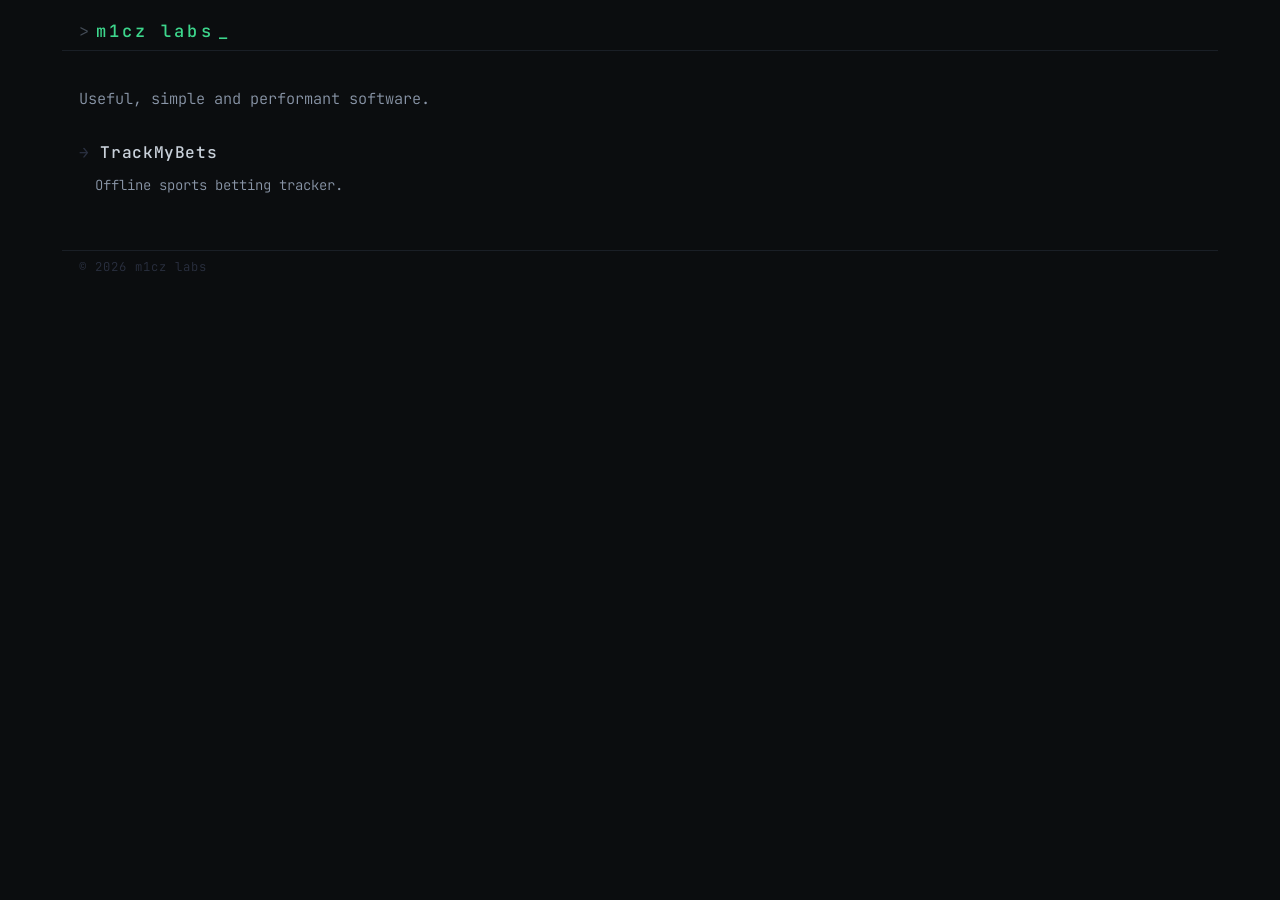
<file: index.html>
<!doctype html>
<html lang="en">
    <head>
        <meta charset="utf-8" />
        <meta http-equiv="X-UA-Compatible" content="IE=edge" />
        <meta name="viewport" content="width=device-width, initial-scale=1" />
        <meta name="description" content="m1cz labs" />
        <meta name="author" content="m1cz labs" />

        <title>m1cz labs</title>

        <link rel="icon" href="/favicon.ico" />

        <link rel="stylesheet" href="reset.css" />
        <link rel="stylesheet" href="theme.css" />
        <script src="components/site-header.js" defer></script>
        <script src="components/site-footer.js" defer></script>
    </head>

    <body>
        <site-header></site-header>

        <main class="container" role="main">
            <p>
                Useful, simple and performant software.
            </p>

            <ul>
                <li>
                    <a href="./trackmybets/">TrackMyBets</a>
                    <p>Offline sports betting tracker.</p>
                </li>
            </ul>
        </main>

        <site-footer></site-footer>
    </body>
</html>
</file>
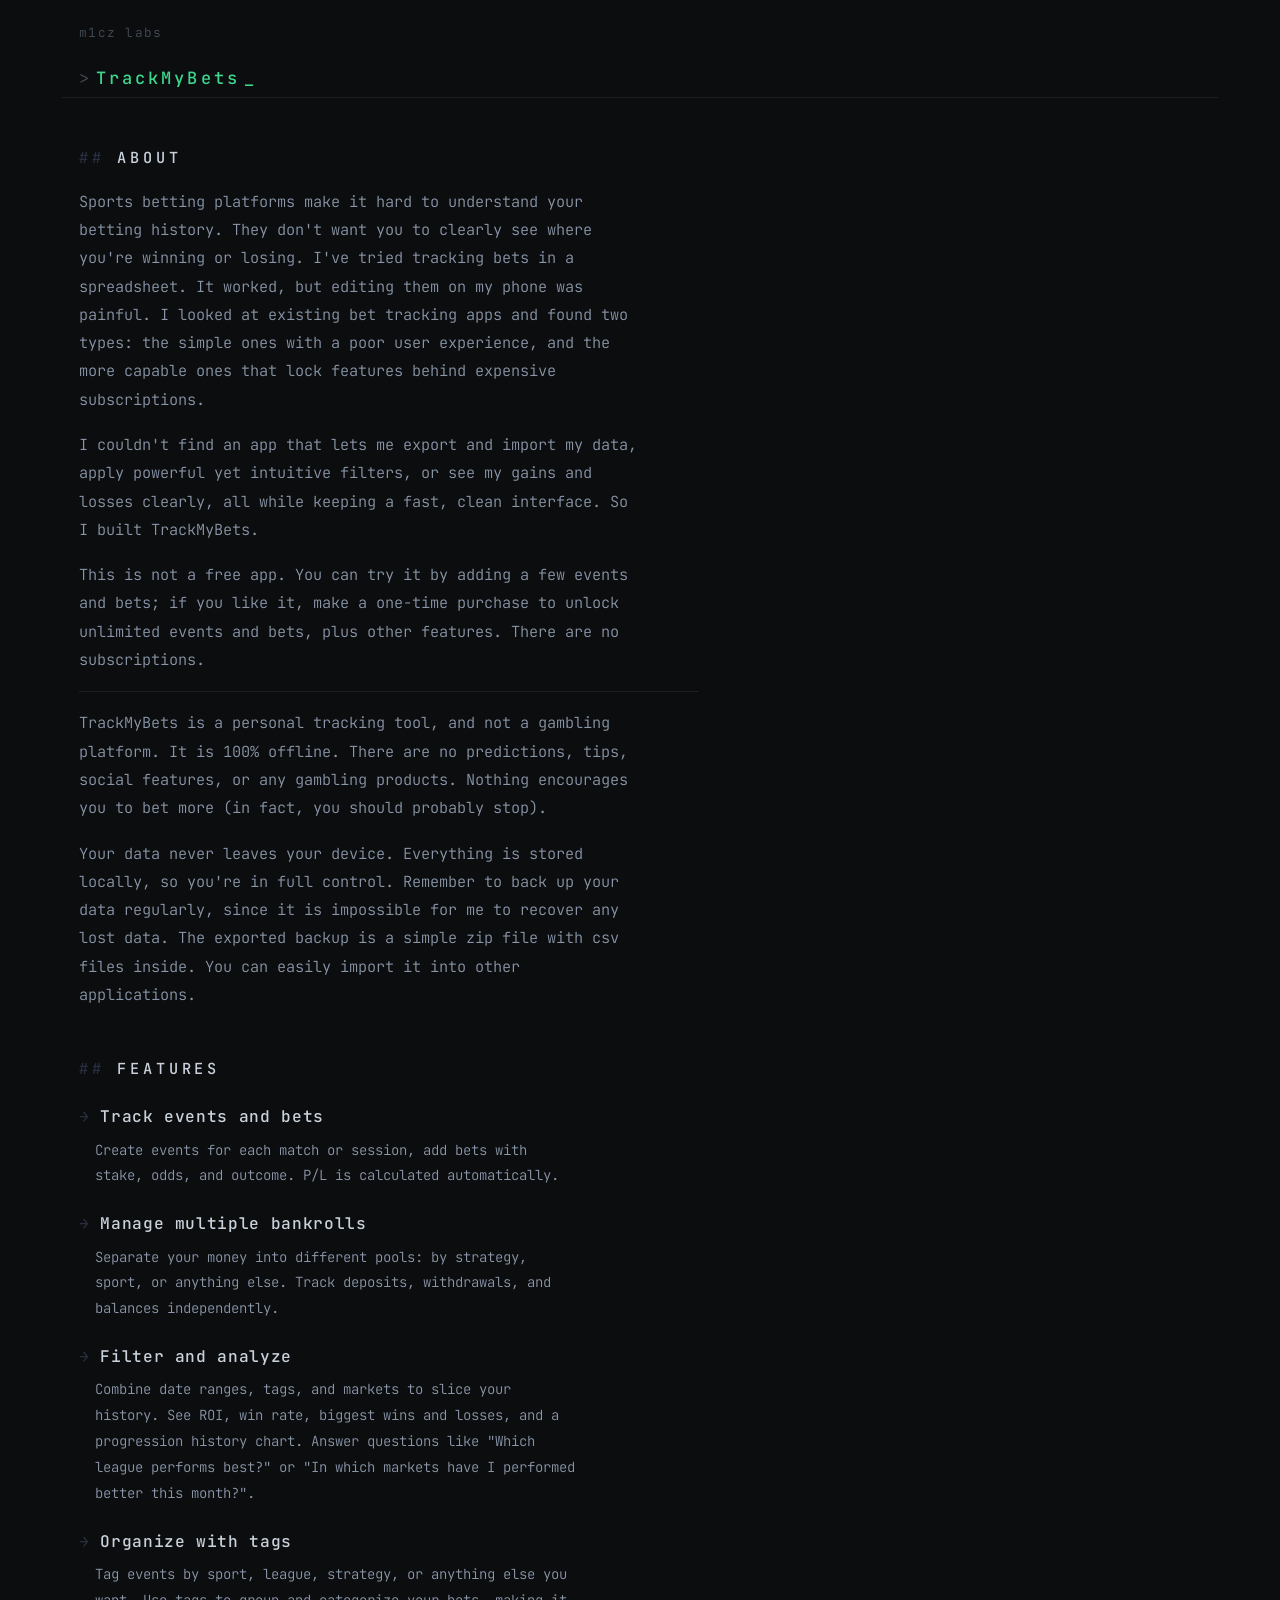
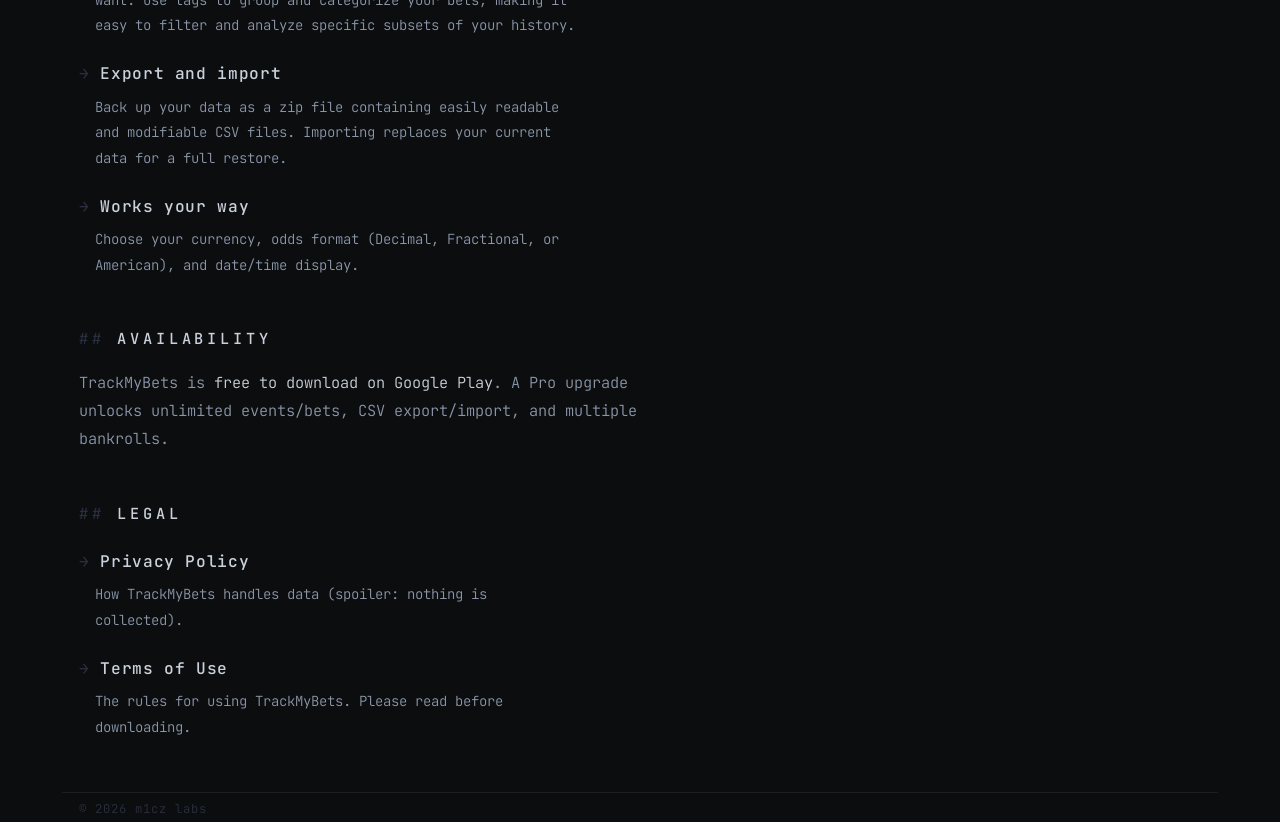
<file: trackmybets/index.html>
<!doctype html>
<html lang="en">
    <head>
        <meta charset="utf-8" />
        <meta http-equiv="X-UA-Compatible" content="IE=edge" />
        <meta name="viewport" content="width=device-width, initial-scale=1" />
        <meta
            name="description"
            content="TrackMyBets — track and analyse your betting history."
        />
        <meta name="author" content="m1cz labs" />

        <title>TrackMyBets | m1cz labs</title>

        <link rel="icon" href="/favicon.ico" />

        <link rel="stylesheet" href="../reset.css" />
        <link rel="stylesheet" href="../theme.css" />
        <script src="../components/site-header.js" defer></script>
        <script src="../components/site-footer.js" defer></script>
    </head>

    <body>
        <site-header title="TrackMyBets" back></site-header>

        <main class="container" role="main">
            <section>
                <h2>About</h2>
                <p>
                    Sports betting platforms make it hard to understand your betting history.
                    They don't want you to clearly see where you're winning or losing.
                    I've tried tracking bets in a spreadsheet. It worked, but editing
                    them on my phone was painful. I looked at existing bet tracking apps and
                    found two types: the simple ones with a poor user experience, and
                    the more capable ones that lock features behind expensive subscriptions.
                </p>
                <p>
                    I couldn't find an app that lets me export and import my data,
                    apply powerful yet intuitive filters, or see my gains and losses
                    clearly, all while keeping a fast, clean interface.
                    So I built TrackMyBets.
                </p>
                <p>
                    This is not a free app. You can try it by adding a few events and bets;
                    if you like it, make a one-time purchase to unlock unlimited events and
                    bets, plus other features. There are no subscriptions.
                </p>
                <hr>
                <p>
                    TrackMyBets is a personal tracking tool, and not a gambling platform.
                    It is 100% offline. There are no predictions, tips, social features,
                    or any gambling products. Nothing encourages you to bet more (in fact,
                    you should probably stop).
                </p>
                <p>
                    Your data never leaves your device. Everything is stored
                    locally, so you're in full control. Remember to back up
                    your data regularly, since it is impossible for me to recover
                    any lost data. The exported backup is a simple zip file
                    with csv files inside. You can easily import it into 
                    other applications.
                </p>
            </section>

            <section>
                <h2>Features</h2>
                <ul>
                    <li>
                        <strong>Track events and bets</strong>
                        <p>
                            Create events for each match or session, add bets
                            with stake, odds, and outcome. P/L is calculated
                            automatically.
                        </p>
                    </li>
                    <li>
                        <strong>Manage multiple bankrolls</strong>
                        <p>
                            Separate your money into different pools: by
                            strategy, sport, or anything else. Track deposits,
                            withdrawals, and balances independently.
                        </p>
                    </li>
                    <li>
                        <strong>Filter and analyze</strong>
                        <p>
                            Combine date ranges, tags, and markets to
                            slice your history. See ROI, win rate, biggest wins
                            and losses, and a progression history chart.
                            Answer questions like "Which league performs best?"
                            or "In which markets have I performed better this month?".
                        </p>
                    </li>
                    <li>
                        <strong>Organize with tags</strong>
                        <p>
                            Tag events by sport, league, strategy, or anything else you want.
                            Use tags to group and categorize your bets, making it easy
                            to filter and analyze specific subsets of your history.
                        </p>
                    </li>
                    <li>
                        <strong>Export and import</strong>
                        <p>
                            Back up your data as a zip file containing easily
                            readable and modifiable CSV files. Importing replaces
                            your current data for a full restore.
                        </p>
                    </li>
                    <li>
                        <strong>Works your way</strong>
                        <p>
                            Choose your currency, odds format (Decimal,
                            Fractional, or American), and date/time display.
                        </p>
                    </li>
                </ul>
            </section>

            <section>
                <h2>Availability</h2>
                <p>
                    TrackMyBets is <a href="xyz">free to download on
                    Google Play</a>. A Pro upgrade unlocks
                    unlimited events/bets, CSV export/import, and multiple bankrolls.
                </p>
            </section>

            <section>
                <h2>Legal</h2>
                <ul>
                    <li>
                        <a href="./privacy-policy/">Privacy Policy</a>
                        <p>
                            How TrackMyBets handles data (spoiler: nothing is collected).
                        </p>
                    </li>
                    <li>
                        <a href="./terms-of-use/">Terms of Use</a>
                        <p>
                            The rules for using TrackMyBets. Please read before
                            downloading.
                        </p>
                    </li>
                </ul>
            </section>
        </main>

        <site-footer></site-footer>
    </body>
</html>
</file>
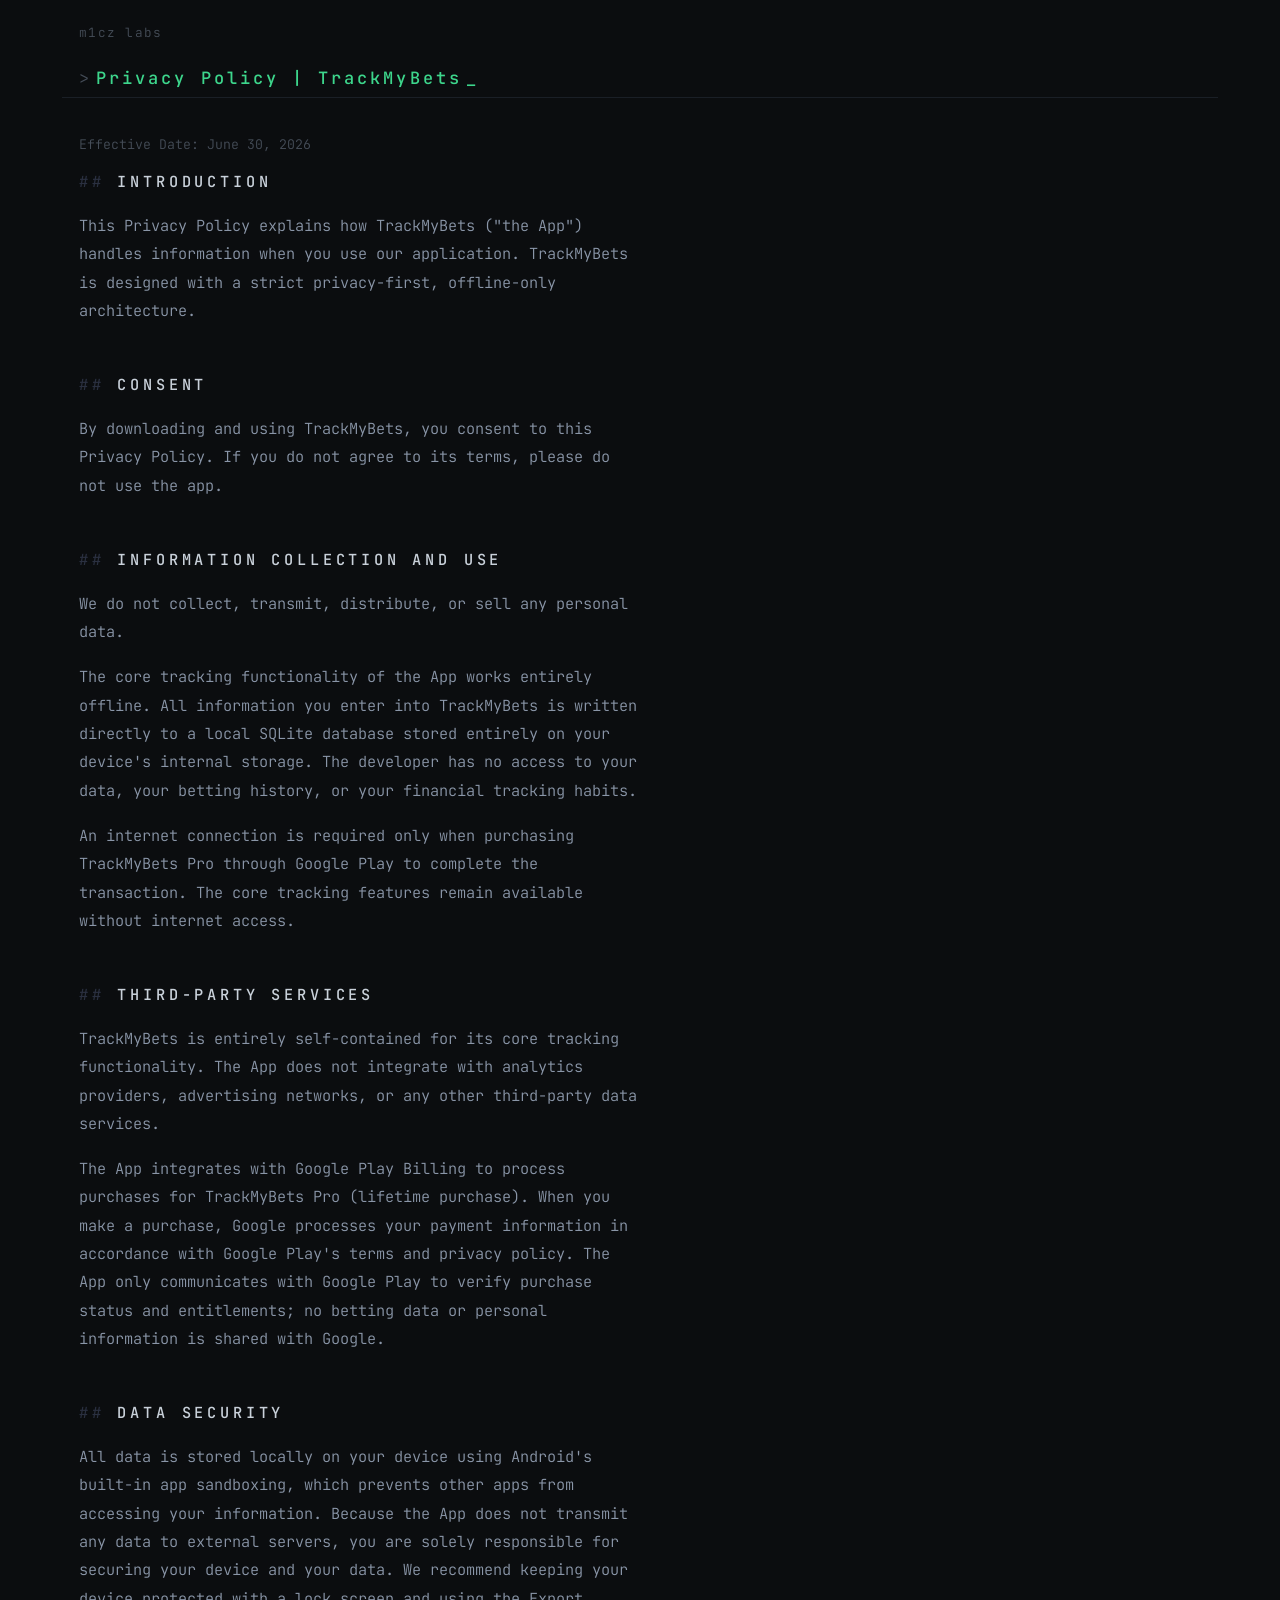
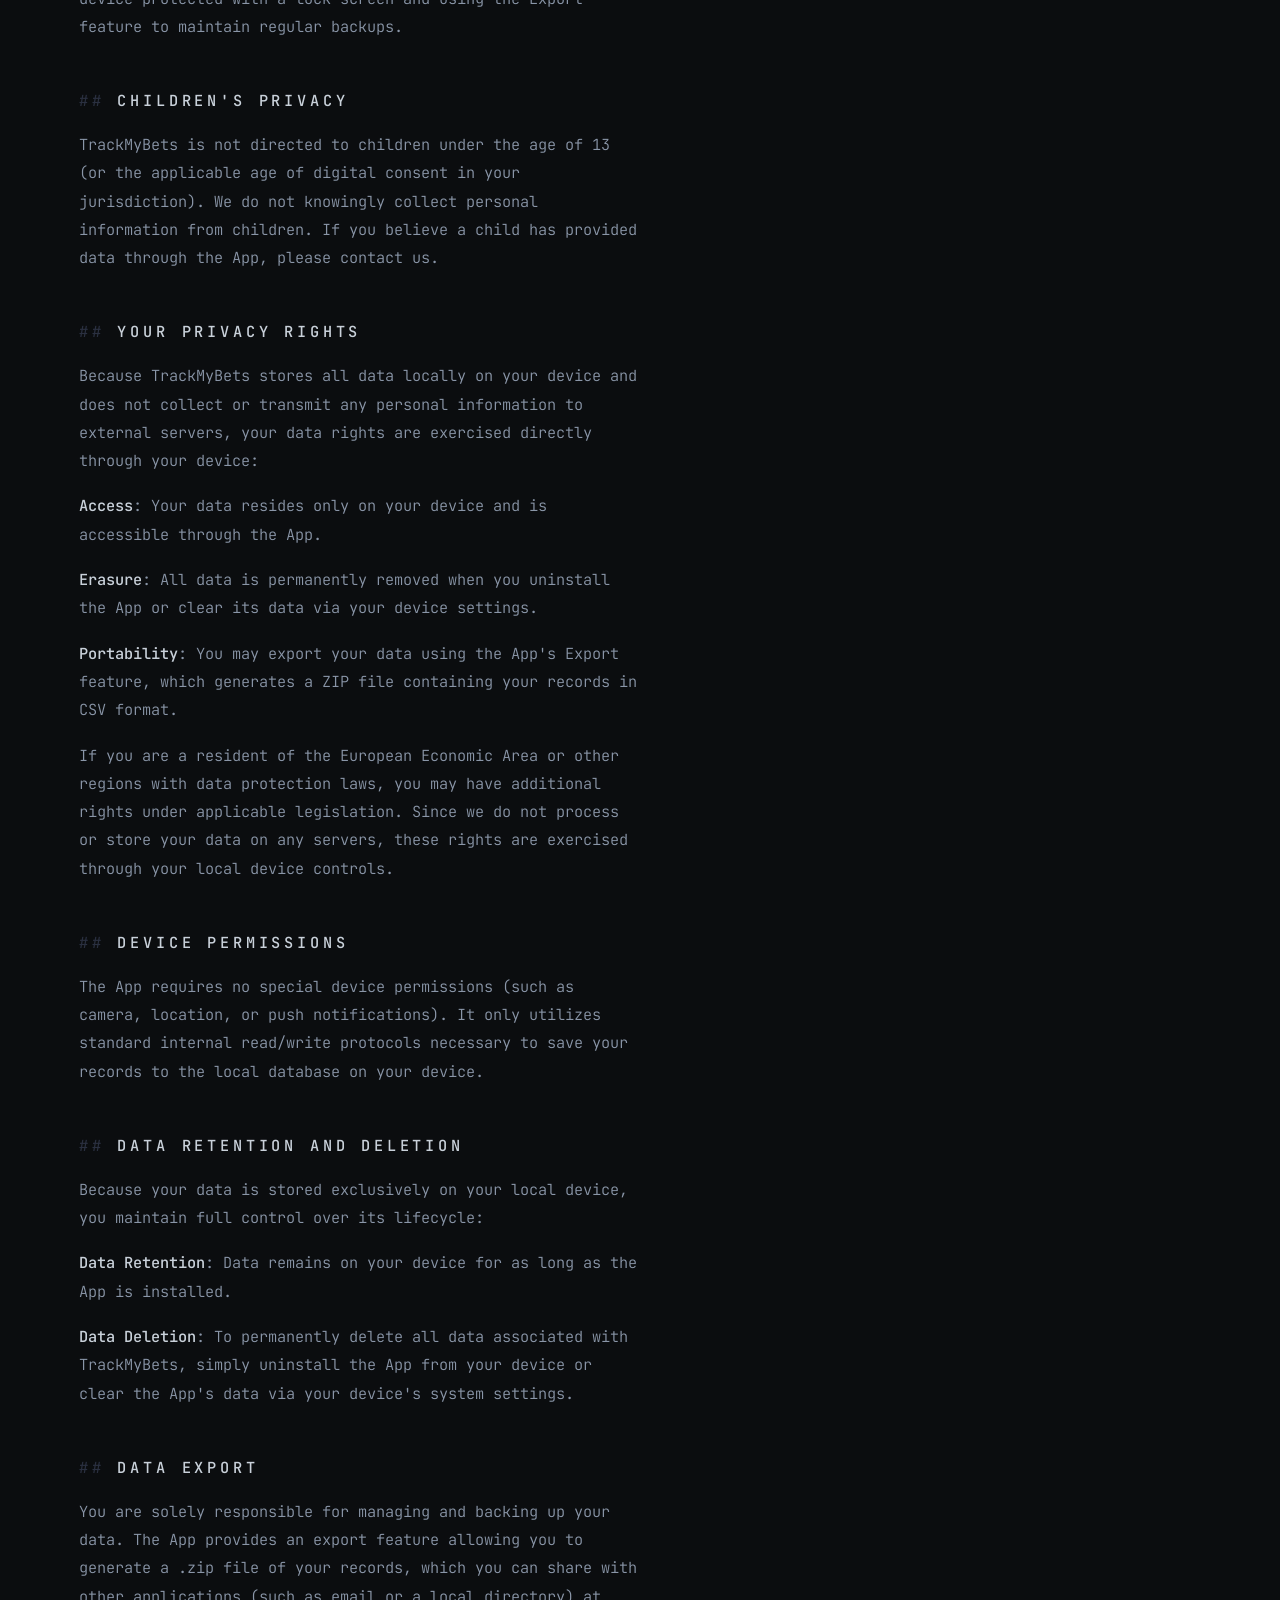
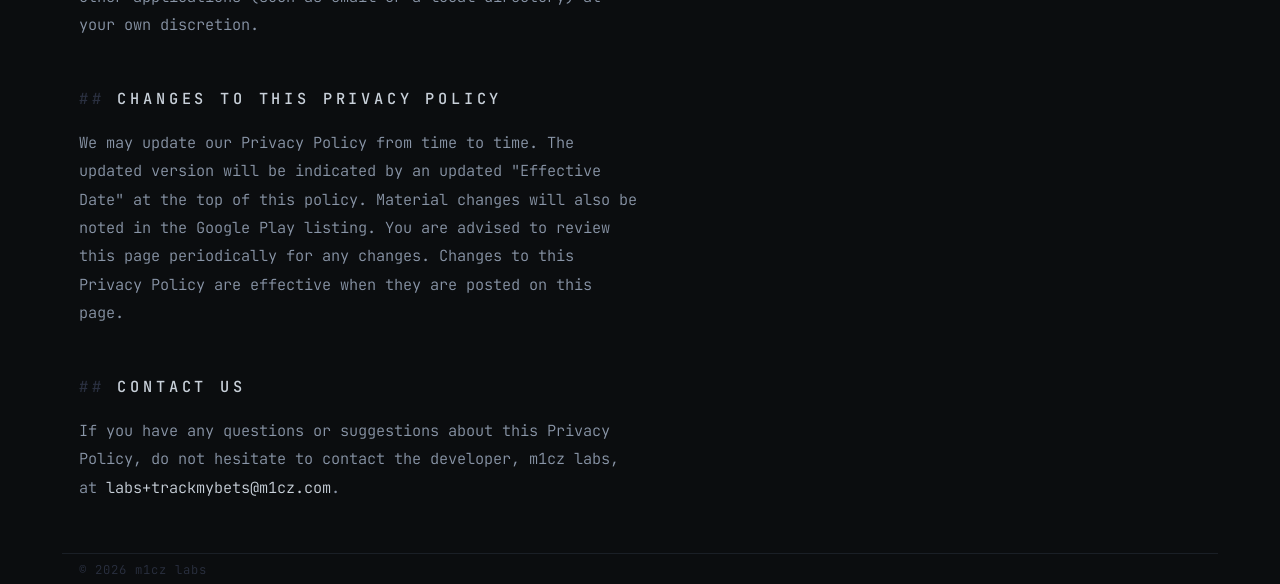
<file: trackmybets/privacy-policy/index.html>
<!doctype html>
<html lang="en">
    <head>
        <meta charset="utf-8" />
        <meta http-equiv="X-UA-Compatible" content="IE=edge" />
        <meta name="viewport" content="width=device-width, initial-scale=1" />
        <meta name="description" content="Privacy Policy for TrackMyBets" />
        <meta name="author" content="m1cz labs" />

        <title>Privacy Policy | TrackMyBets</title>

        <link rel="icon" href="/favicon.ico" />

        <link rel="stylesheet" href="../../reset.css" />
        <link rel="stylesheet" href="../../theme.css" />
        <script src="../../components/site-header.js" defer></script>
        <script src="../../components/site-footer.js" defer></script>
    </head>

    <body>
        <site-header back></site-header>

        <main class="container" role="main">
            <p class="meta">Effective Date: June 30, 2026</p>

            <section>
                <h2>Introduction</h2>
                <p>
                    This Privacy Policy explains how TrackMyBets ("the App")
                    handles information when you use our application.
                    TrackMyBets is designed with a strict privacy-first,
                    offline-only architecture.
                </p>
            </section>

            <section>
                <h2>Consent</h2>
                <p>
                    By downloading and using TrackMyBets, you consent to this
                    Privacy Policy. If you do not agree to its terms, please do
                    not use the app.
                </p>
            </section>

            <section>
                <h2>Information Collection and Use</h2>
                <p>
                    We do not collect, transmit, distribute, or sell any personal
                    data.
                </p>
                <p>
                    The core tracking functionality of the App works entirely
                    offline. All information you enter into TrackMyBets is written
                    directly to a local SQLite database stored entirely on your
                    device's internal storage. The developer has no access to
                    your data, your betting history, or your financial tracking
                    habits.
                </p>
                <p>
                    An internet connection is required only when purchasing
                    TrackMyBets Pro through Google Play to complete the
                    transaction. The core tracking features remain available
                    without internet access.
                </p>
            </section>

            <section>
                <h2>Third-Party Services</h2>
                <p>
                    TrackMyBets is entirely self-contained for its core tracking
                    functionality. The App does not integrate with analytics
                    providers, advertising networks, or any other third-party
                    data services.
                </p>
                <p>
                    The App integrates with Google Play Billing to process
                    purchases for TrackMyBets Pro (lifetime purchase). When you
                    make a purchase, Google processes your payment information
                    in accordance with Google Play's terms and privacy policy.
                    The App only communicates with Google Play to verify purchase
                    status and entitlements; no betting data or personal information
                    is shared with Google.
                </p>
            </section>

            <section>
                <h2>Data Security</h2>
                <p>
                    All data is stored locally on your device using Android's
                    built-in app sandboxing, which prevents other apps from
                    accessing your information. Because the App does not transmit
                    any data to external servers, you are solely responsible for
                    securing your device and your data. We recommend keeping your
                    device protected with a lock screen and using the Export
                    feature to maintain regular backups.
                </p>
            </section>

            <section>
                <h2>Children's Privacy</h2>
                <p>
                    TrackMyBets is not directed to children under the age of 13
                    (or the applicable age of digital consent in your
                    jurisdiction). We do not knowingly collect personal
                    information from children. If you believe a child has
                    provided data through the App, please contact us.
                </p>
            </section>

            <section>
                <h2>Your Privacy Rights</h2>
                <p>
                    Because TrackMyBets stores all data locally on your device
                    and does not collect or transmit any personal information to
                    external servers, your data rights are exercised directly
                    through your device:
                </p>
                <p>
                    <strong>Access</strong>: Your data resides only on your
                    device and is accessible through the App.
                </p>
                <p>
                    <strong>Erasure</strong>: All data is permanently removed
                    when you uninstall the App or clear its data via your
                    device settings.
                </p>
                <p>
                    <strong>Portability</strong>: You may export your data
                    using the App's Export feature, which generates a ZIP
                    file containing your records in CSV format.
                </p>
                <p>
                    If you are a resident of the European Economic Area or other
                    regions with data protection laws, you may have additional
                    rights under applicable legislation. Since we do not process
                    or store your data on any servers, these rights are exercised
                    through your local device controls.
                </p>
            </section>

            <section>
                <h2>Device Permissions</h2>
                <p>
                    The App requires no special device permissions (such as
                    camera, location, or push notifications). It only utilizes
                    standard internal read/write protocols necessary to save
                    your records to the local database on your device.
                </p>
            </section>

            <section>
                <h2>Data Retention and Deletion</h2>
                <p>
                    Because your data is stored exclusively on your local device,
                    you maintain full control over its lifecycle:
                </p>
                <p>
                    <strong>Data Retention</strong>: Data remains on your device
                    for as long as the App is installed.
                </p>
                <p>
                    <strong>Data Deletion</strong>: To permanently delete all
                    data associated with TrackMyBets, simply uninstall the App
                    from your device or clear the App's data via your device's
                    system settings.
                </p>
            </section>

            <section>
                <h2>Data Export</h2>
                <p>
                    You are solely responsible for managing and backing up your
                    data. The App provides an export feature allowing you to
                    generate a .zip file of your records, which you can share
                    with other applications (such as email or a local directory)
                    at your own discretion.
                </p>
            </section>

            <section>
                <h2>Changes to This Privacy Policy</h2>
                <p>
                    We may update our Privacy Policy from time to time. The
                    updated version will be indicated by an updated "Effective
                    Date" at the top of this policy. Material changes will also
                    be noted in the Google Play listing. You are advised to
                    review this page periodically for any changes. Changes to
                    this Privacy Policy are effective when they are posted on
                    this page.
                </p>
            </section>

            <section>
                <h2>Contact Us</h2>
                <p>
                    If you have any questions or suggestions about this Privacy
                    Policy, do not hesitate to contact the developer, m1cz labs,
                    at
                    <a href="mailto:labs+trackmybets@m1cz.com">labs+trackmybets@m1cz.com</a>.
                </p>
            </section>
        </main>

        <site-footer></site-footer>
    </body>
</html>
</file>
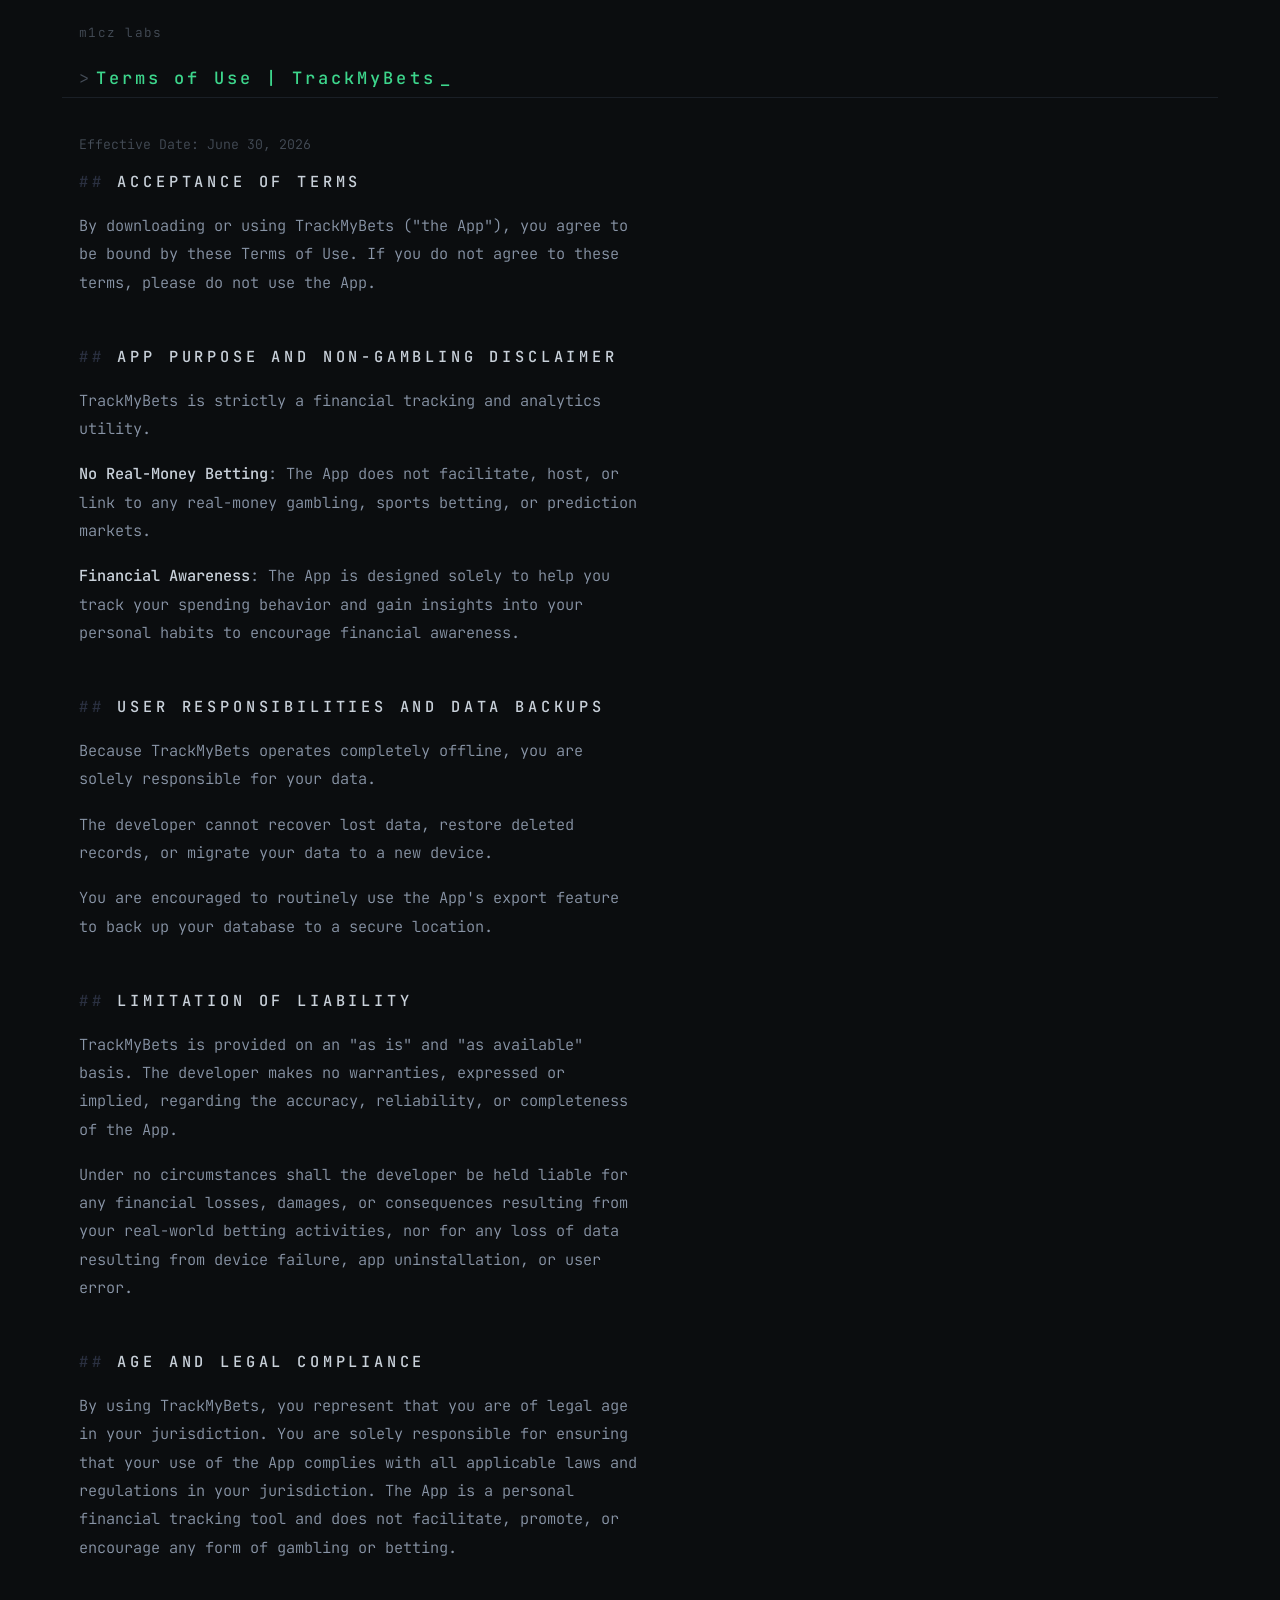
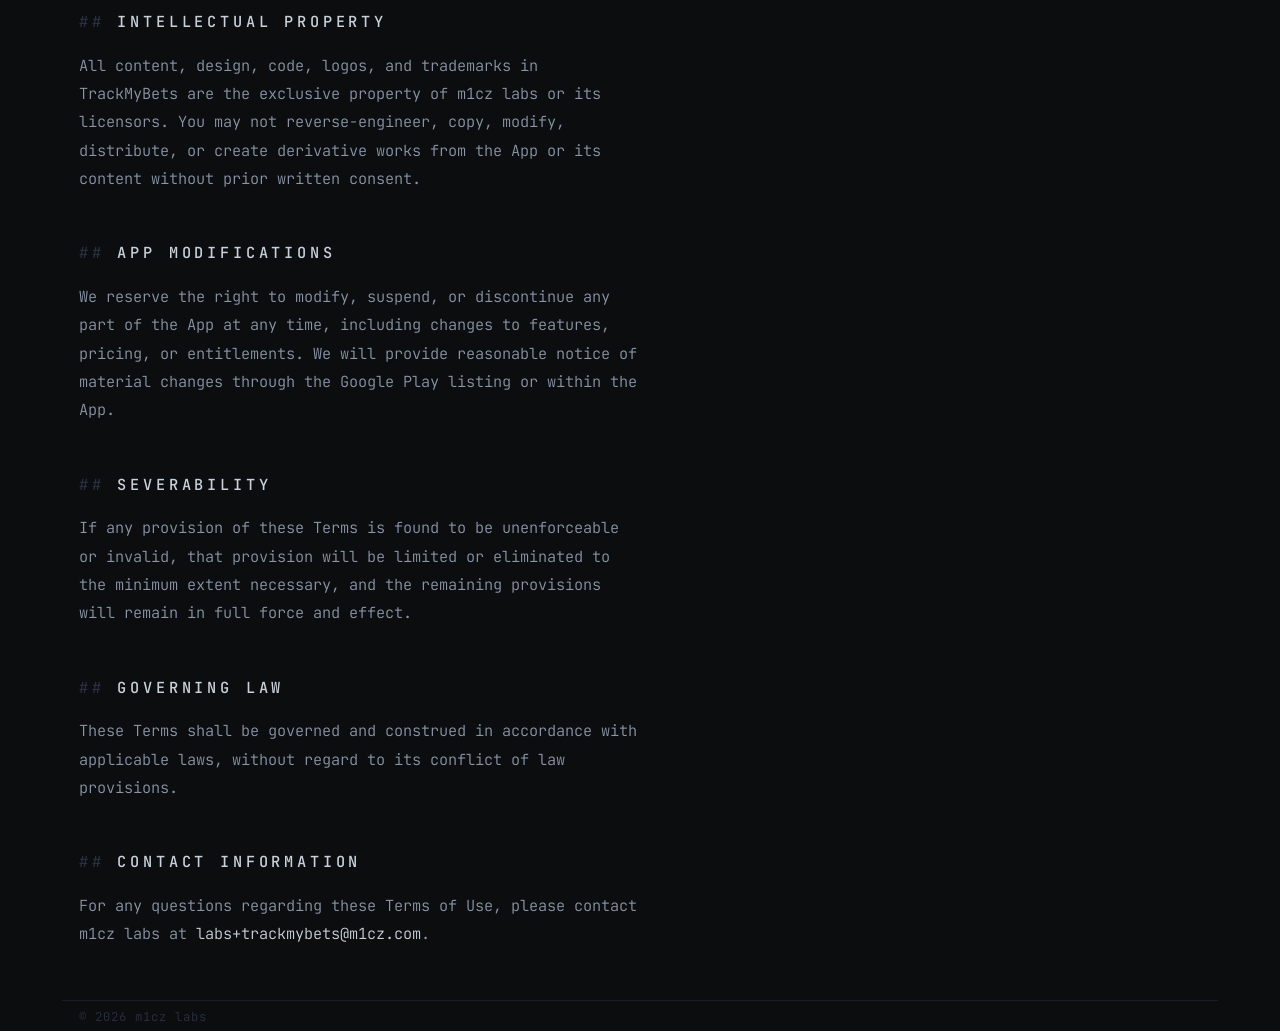
<file: trackmybets/terms-of-use/index.html>
<!doctype html>
<html lang="en">
    <head>
        <meta charset="utf-8" />
        <meta http-equiv="X-UA-Compatible" content="IE=edge" />
        <meta name="viewport" content="width=device-width, initial-scale=1" />
        <meta name="description" content="Terms of Use for TrackMyBets" />
        <meta name="author" content="m1cz labs" />

        <title>Terms of Use | TrackMyBets</title>

        <link rel="icon" href="/favicon.ico" />

        <link rel="stylesheet" href="../../reset.css" />
        <link rel="stylesheet" href="../../theme.css" />
        <script src="../../components/site-header.js" defer></script>
        <script src="../../components/site-footer.js" defer></script>
    </head>

    <body>
        <site-header back></site-header>

        <main class="container" role="main">
            <p class="meta">Effective Date: June 30, 2026</p>

            <section>
                <h2>Acceptance of Terms</h2>
                <p>
                    By downloading or using TrackMyBets ("the App"), you agree
                    to be bound by these Terms of Use. If you do not agree to
                    these terms, please do not use the App.
                </p>
            </section>

            <section>
                <h2>App Purpose and Non-Gambling Disclaimer</h2>
                <p>
                    TrackMyBets is strictly a financial tracking and analytics
                    utility.
                </p>
                <p>
                    <strong>No Real-Money Betting</strong>: The App does not
                    facilitate, host, or link to any real-money gambling, sports
                    betting, or prediction markets.
                </p>
                <p>
                    <strong>Financial Awareness</strong>: The App is designed
                    solely to help you track your spending behavior and gain
                    insights into your personal habits to encourage financial
                    awareness.
                </p>
            </section>

            <section>
                <h2>User Responsibilities and Data Backups</h2>
                <p>
                    Because TrackMyBets operates completely offline, you are
                    solely responsible for your data.
                </p>
                <p>
                    The developer cannot recover lost data, restore deleted
                    records, or migrate your data to a new device.
                </p>
                <p>
                    You are encouraged to routinely use the App's export feature
                    to back up your database to a secure location.
                </p>
            </section>

            <section>
                <h2>Limitation of Liability</h2>
                <p>
                    TrackMyBets is provided on an "as is" and "as available"
                    basis. The developer makes no warranties, expressed or
                    implied, regarding the accuracy, reliability, or completeness
                    of the App.
                </p>
                <p>
                    Under no circumstances shall the developer be held liable for
                    any financial losses, damages, or consequences resulting from
                    your real-world betting activities, nor for any loss of data
                    resulting from device failure, app uninstallation, or user
                    error.
                </p>
            </section>

            <section>
                <h2>Age and Legal Compliance</h2>
                <p>
                    By using TrackMyBets, you represent that you are of legal age
                    in your jurisdiction. You are solely responsible for ensuring
                    that your use of the App complies with all applicable laws
                    and regulations in your jurisdiction. The App is a personal
                    financial tracking tool and does not facilitate, promote, or
                    encourage any form of gambling or betting.
                </p>
            </section>

            <section>
                <h2>Intellectual Property</h2>
                <p>
                    All content, design, code, logos, and trademarks in
                    TrackMyBets are the exclusive property of m1cz labs or its
                    licensors. You may not reverse-engineer, copy, modify,
                    distribute, or create derivative works from the App or its
                    content without prior written consent.
                </p>
            </section>

            <section>
                <h2>App Modifications</h2>
                <p>
                    We reserve the right to modify, suspend, or discontinue any
                    part of the App at any time, including changes to features,
                    pricing, or entitlements. We will provide reasonable notice
                    of material changes through the Google Play listing or
                    within the App.
                </p>
            </section>

            <section>
                <h2>Severability</h2>
                <p>
                    If any provision of these Terms is found to be unenforceable
                    or invalid, that provision will be limited or eliminated to
                    the minimum extent necessary, and the remaining provisions
                    will remain in full force and effect.
                </p>
            </section>

            <section>
                <h2>Governing Law</h2>
                <p>
                    These Terms shall be governed and construed in accordance
                    with applicable laws, without regard to its conflict of law
                    provisions.
                </p>
            </section>

            <section>
                <h2>Contact Information</h2>
                <p>
                    For any questions regarding these Terms of Use, please
                    contact m1cz labs at
                    <a href="mailto:labs+trackmybets@m1cz.com">labs+trackmybets@m1cz.com</a>.
                </p>
            </section>
        </main>

        <site-footer></site-footer>
    </body>
</html>
</file>
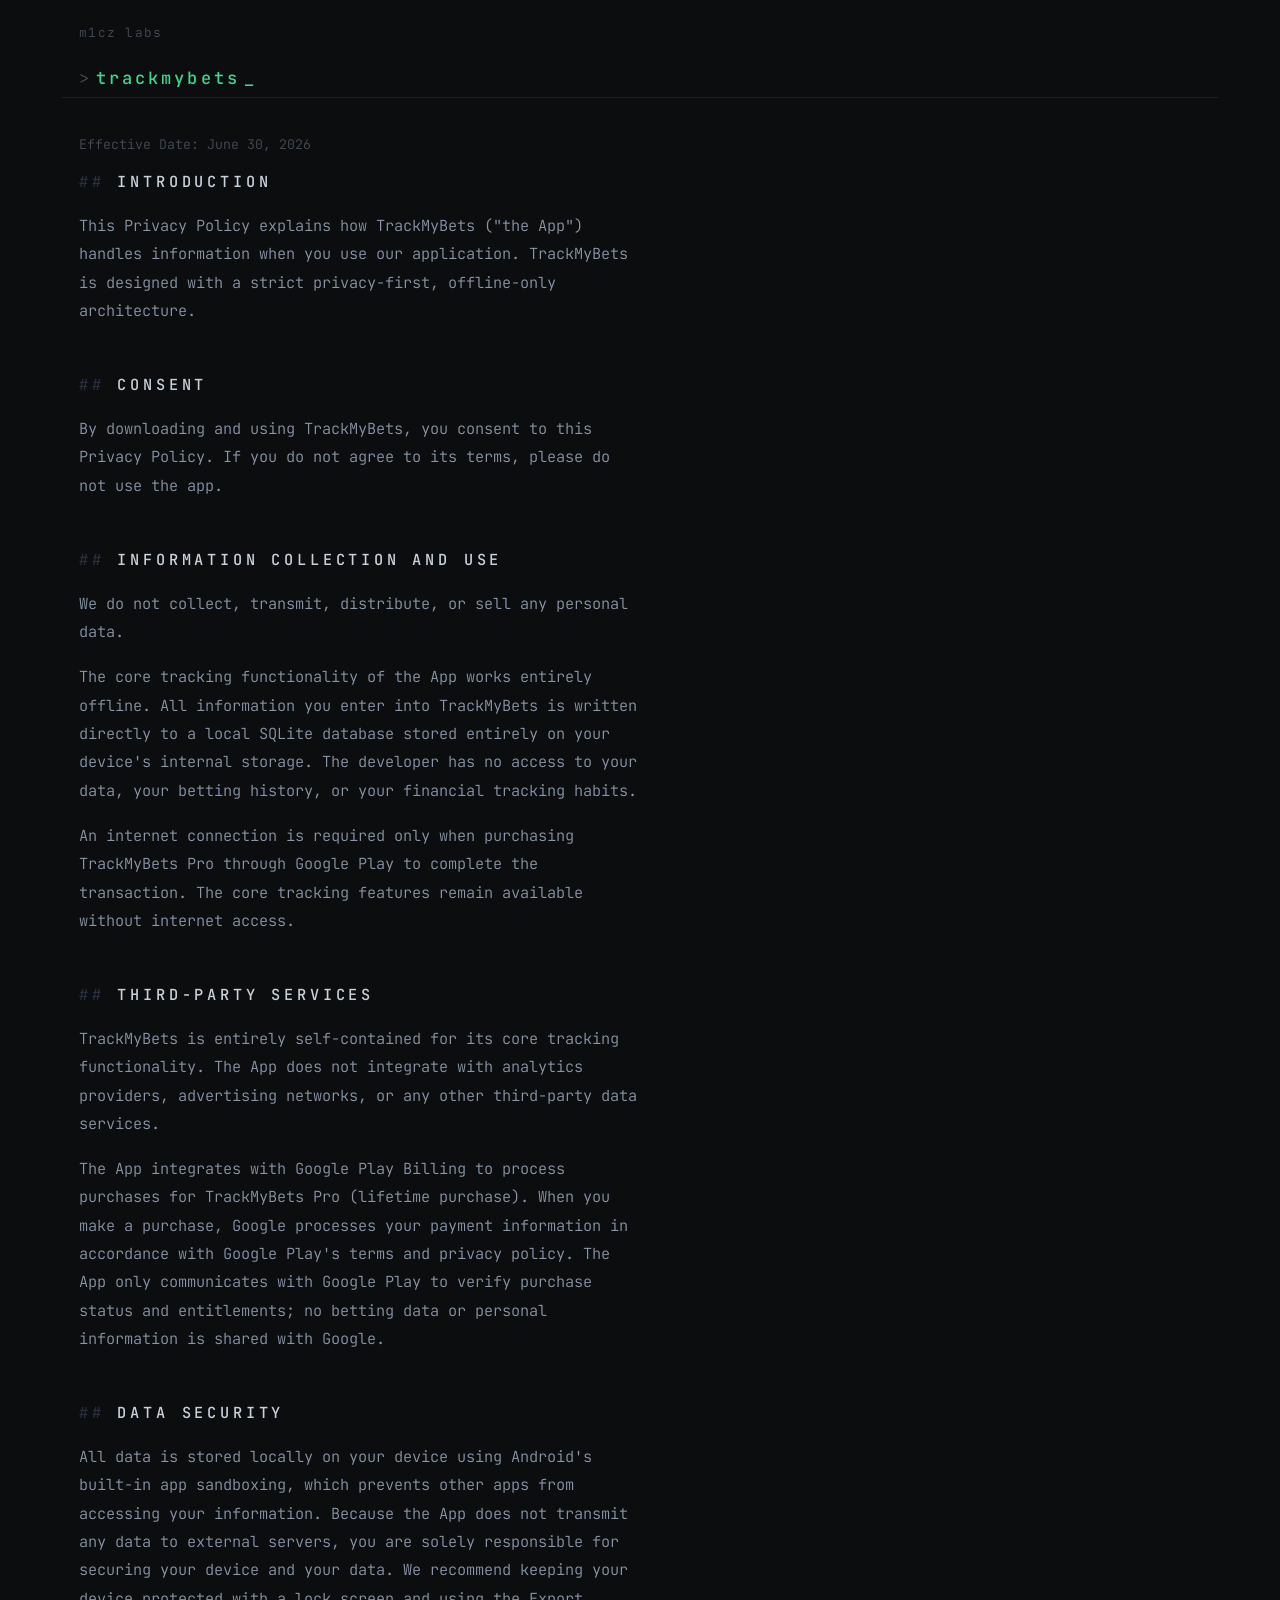
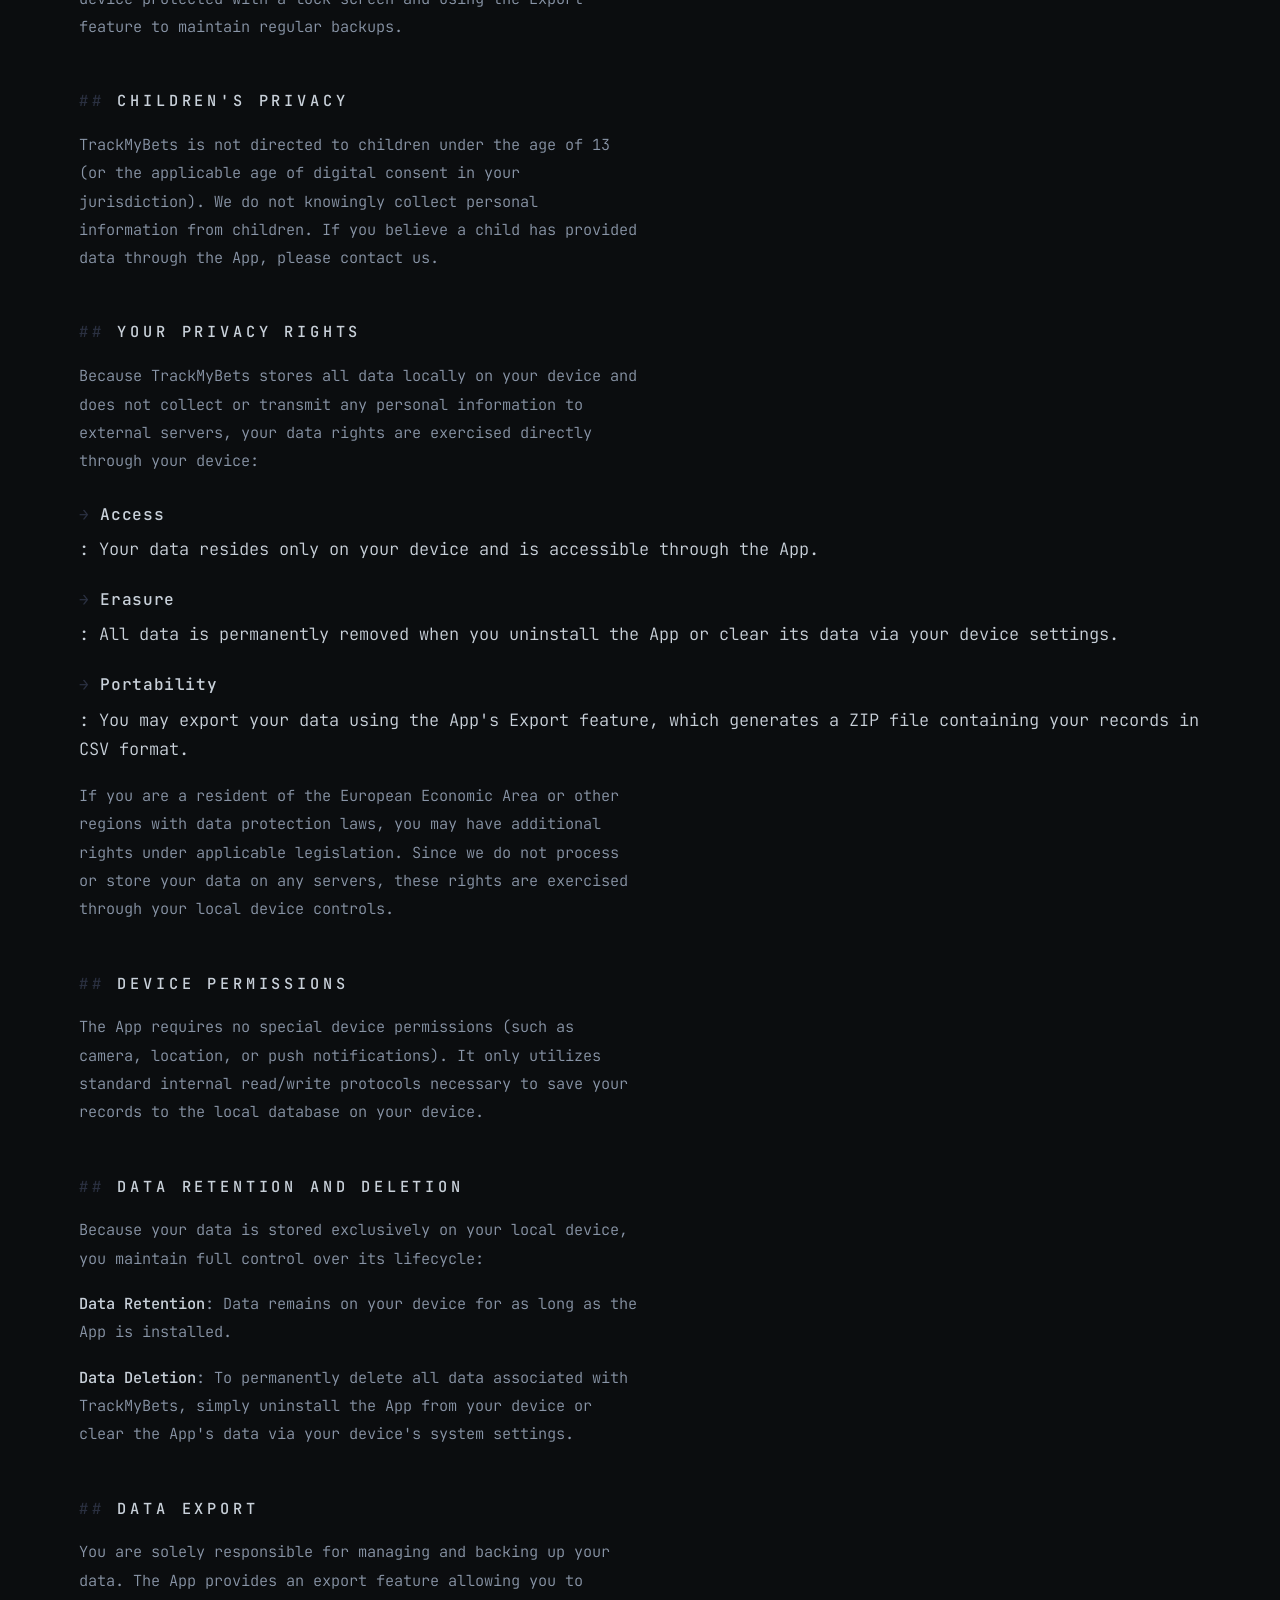
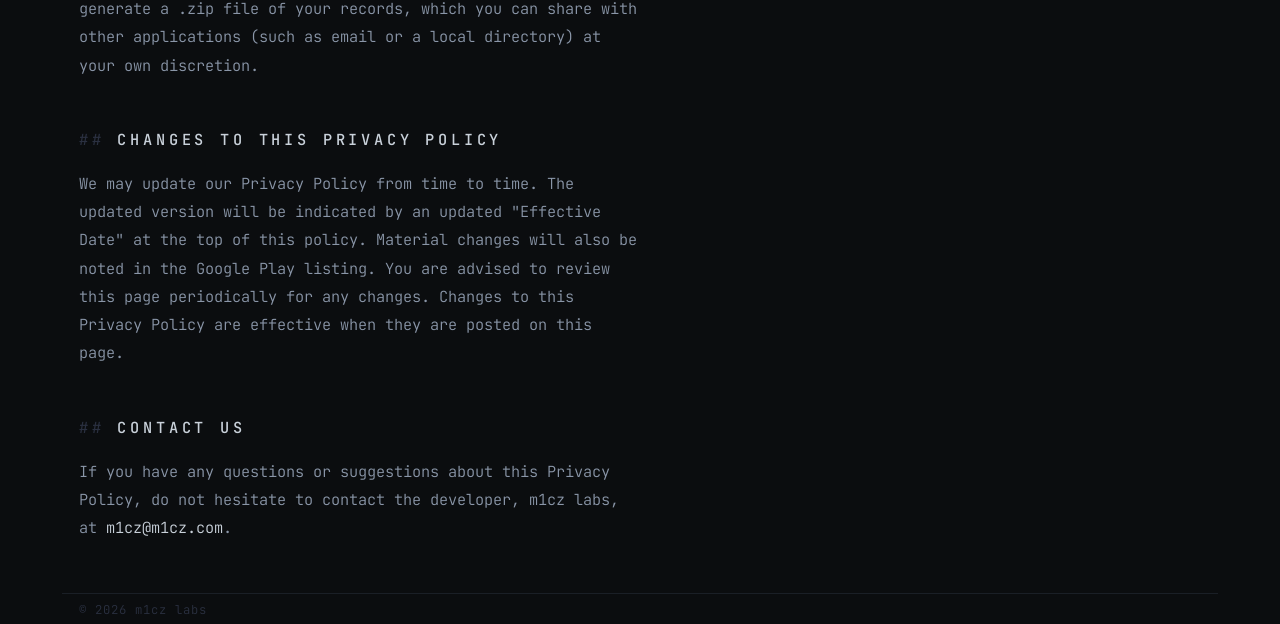
<file: trackmybets/privacy-policy.html>
<!doctype html>
<html lang="en">
    <head>
        <meta charset="utf-8" />
        <meta http-equiv="X-UA-Compatible" content="IE=edge" />
        <meta name="viewport" content="width=device-width, initial-scale=1" />
        <meta name="description" content="Privacy Policy for TrackMyBets" />
        <meta name="author" content="m1cz labs" />

        <title>Privacy Policy — TrackMyBets</title>

        <link rel="icon" href="/favicon.ico" />

        <link rel="stylesheet" href="../reset.css" />
        <link rel="stylesheet" href="../theme.css" />
        <script src="../components/site-header.js" defer></script>
        <script src="../components/site-footer.js" defer></script>
    </head>

    <body>
        <site-header title="trackmybets" back></site-header>

        <main class="container" role="main">
            <p class="meta">Effective Date: June 30, 2026</p>

            <section>
                <h2>Introduction</h2>
                <p>
                    This Privacy Policy explains how TrackMyBets ("the App")
                    handles information when you use our application.
                    TrackMyBets is designed with a strict privacy-first,
                    offline-only architecture.
                </p>
            </section>

            <section>
                <h2>Consent</h2>
                <p>
                    By downloading and using TrackMyBets, you consent to this
                    Privacy Policy. If you do not agree to its terms, please do
                    not use the app.
                </p>
            </section>

            <section>
                <h2>Information Collection and Use</h2>
                <p>
                    We do not collect, transmit, distribute, or sell any personal
                    data.
                </p>
                <p>
                    The core tracking functionality of the App works entirely
                    offline. All information you enter into TrackMyBets is written
                    directly to a local SQLite database stored entirely on your
                    device's internal storage. The developer has no access to
                    your data, your betting history, or your financial tracking
                    habits.
                </p>
                <p>
                    An internet connection is required only when purchasing
                    TrackMyBets Pro through Google Play to complete the
                    transaction. The core tracking features remain available
                    without internet access.
                </p>
            </section>

            <section>
                <h2>Third-Party Services</h2>
                <p>
                    TrackMyBets is entirely self-contained for its core tracking
                    functionality. The App does not integrate with analytics
                    providers, advertising networks, or any other third-party
                    data services.
                </p>
                <p>
                    The App integrates with Google Play Billing to process
                    purchases for TrackMyBets Pro (lifetime purchase). When you
                    make a purchase, Google processes your payment information
                    in accordance with Google Play's terms and privacy policy.
                    The App only communicates with Google Play to verify purchase
                    status and entitlements; no betting data or personal information
                    is shared with Google.
                </p>
            </section>

            <section>
                <h2>Data Security</h2>
                <p>
                    All data is stored locally on your device using Android's
                    built-in app sandboxing, which prevents other apps from
                    accessing your information. Because the App does not transmit
                    any data to external servers, you are solely responsible for
                    securing your device and your data. We recommend keeping your
                    device protected with a lock screen and using the Export
                    feature to maintain regular backups.
                </p>
            </section>

            <section>
                <h2>Children's Privacy</h2>
                <p>
                    TrackMyBets is not directed to children under the age of 13
                    (or the applicable age of digital consent in your
                    jurisdiction). We do not knowingly collect personal
                    information from children. If you believe a child has
                    provided data through the App, please contact us.
                </p>
            </section>

            <section>
                <h2>Your Privacy Rights</h2>
                <p>
                    Because TrackMyBets stores all data locally on your device
                    and does not collect or transmit any personal information to
                    external servers, your data rights are exercised directly
                    through your device:
                </p>
                <ul>
                    <li>
                        <strong>Access</strong>: Your data resides only on your
                        device and is accessible through the App.
                    </li>
                    <li>
                        <strong>Erasure</strong>: All data is permanently removed
                        when you uninstall the App or clear its data via your
                        device settings.
                    </li>
                    <li>
                        <strong>Portability</strong>: You may export your data
                        using the App's Export feature, which generates a ZIP
                        file containing your records in CSV format.
                    </li>
                </ul>
                <p>
                    If you are a resident of the European Economic Area or other
                    regions with data protection laws, you may have additional
                    rights under applicable legislation. Since we do not process
                    or store your data on any servers, these rights are exercised
                    through your local device controls.
                </p>
            </section>

            <section>
                <h2>Device Permissions</h2>
                <p>
                    The App requires no special device permissions (such as
                    camera, location, or push notifications). It only utilizes
                    standard internal read/write protocols necessary to save
                    your records to the local database on your device.
                </p>
            </section>

            <section>
                <h2>Data Retention and Deletion</h2>
                <p>
                    Because your data is stored exclusively on your local device,
                    you maintain full control over its lifecycle:
                </p>
                <p>
                    <strong>Data Retention</strong>: Data remains on your device
                    for as long as the App is installed.
                </p>
                <p>
                    <strong>Data Deletion</strong>: To permanently delete all
                    data associated with TrackMyBets, simply uninstall the App
                    from your device or clear the App's data via your device's
                    system settings.
                </p>
            </section>

            <section>
                <h2>Data Export</h2>
                <p>
                    You are solely responsible for managing and backing up your
                    data. The App provides an export feature allowing you to
                    generate a .zip file of your records, which you can share
                    with other applications (such as email or a local directory)
                    at your own discretion.
                </p>
            </section>

            <section>
                <h2>Changes to This Privacy Policy</h2>
                <p>
                    We may update our Privacy Policy from time to time. The
                    updated version will be indicated by an updated "Effective
                    Date" at the top of this policy. Material changes will also
                    be noted in the Google Play listing. You are advised to
                    review this page periodically for any changes. Changes to
                    this Privacy Policy are effective when they are posted on
                    this page.
                </p>
            </section>

            <section>
                <h2>Contact Us</h2>
                <p>
                    If you have any questions or suggestions about this Privacy
                    Policy, do not hesitate to contact the developer, m1cz labs,
                    at
                    <a href="mailto:m1cz@m1cz.com">m1cz@m1cz.com</a>.
                </p>
            </section>
        </main>

        <site-footer></site-footer>
    </body>
</html>
</file>
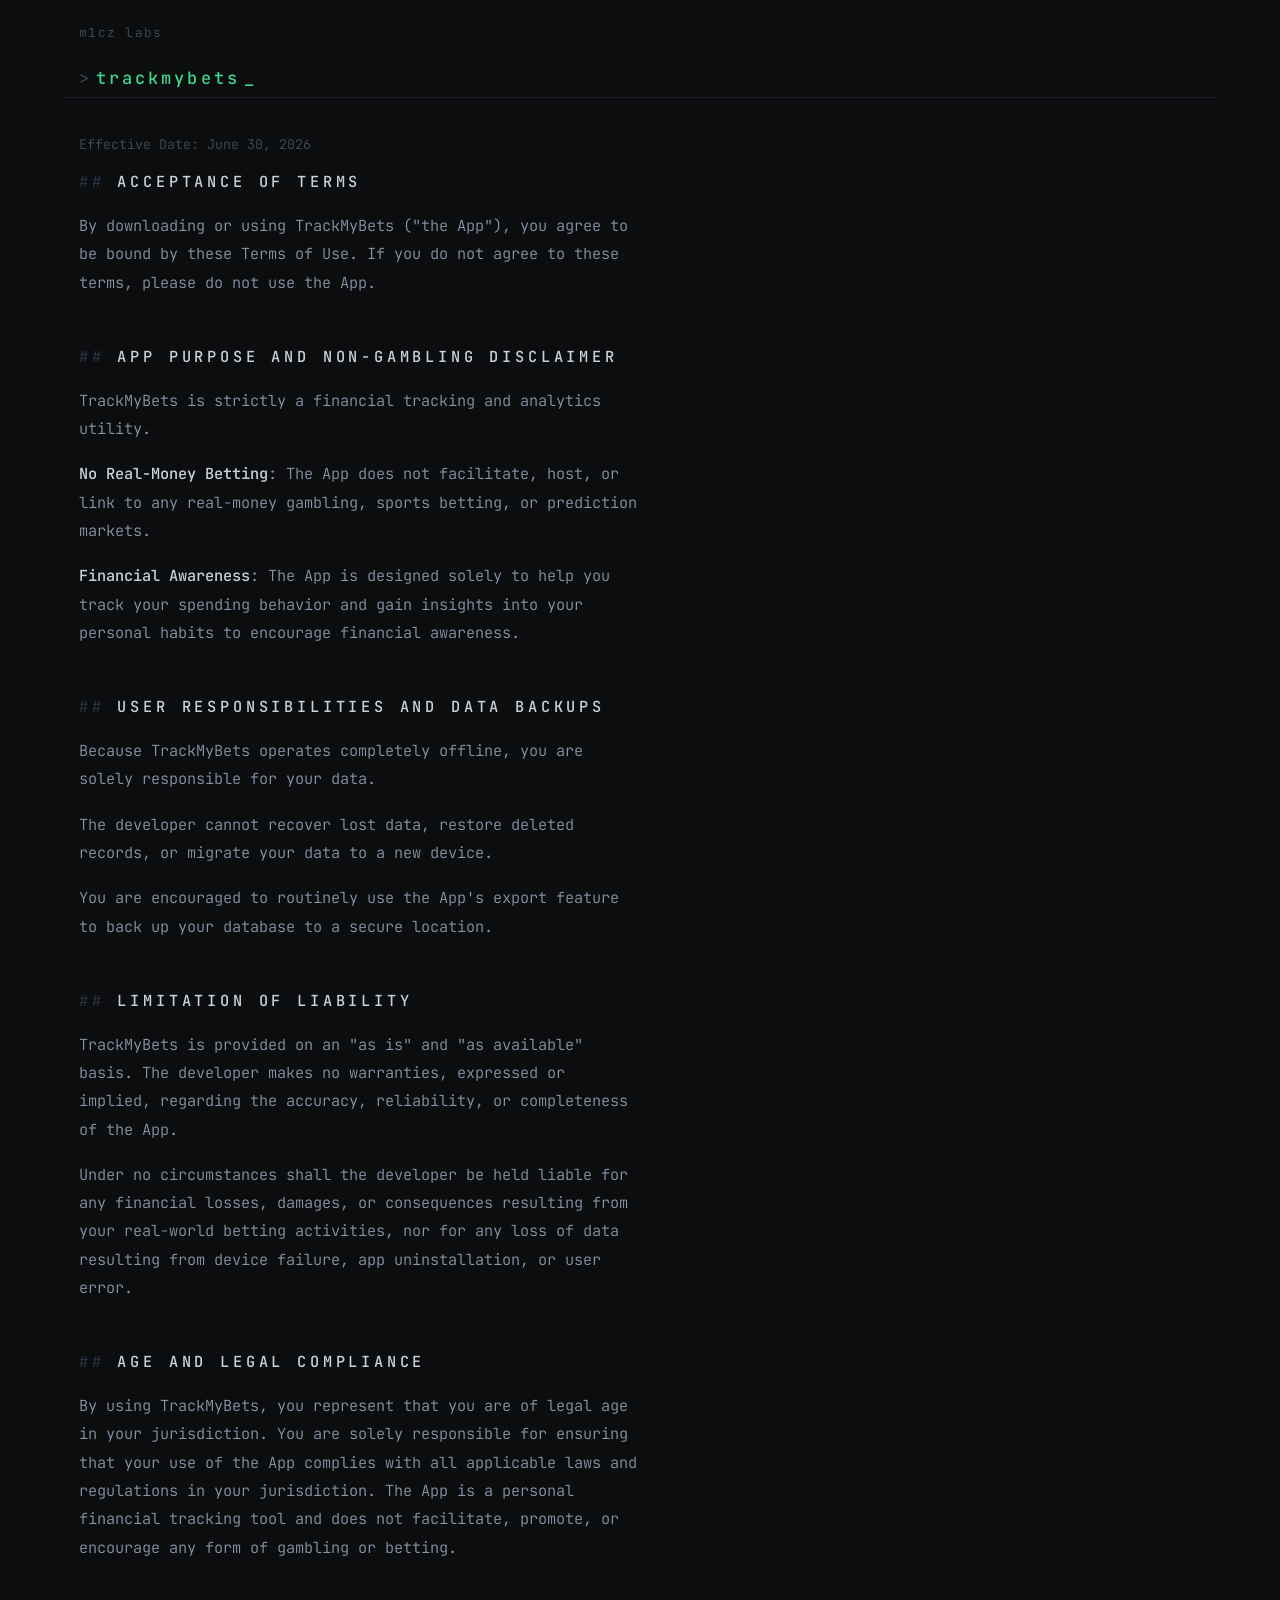
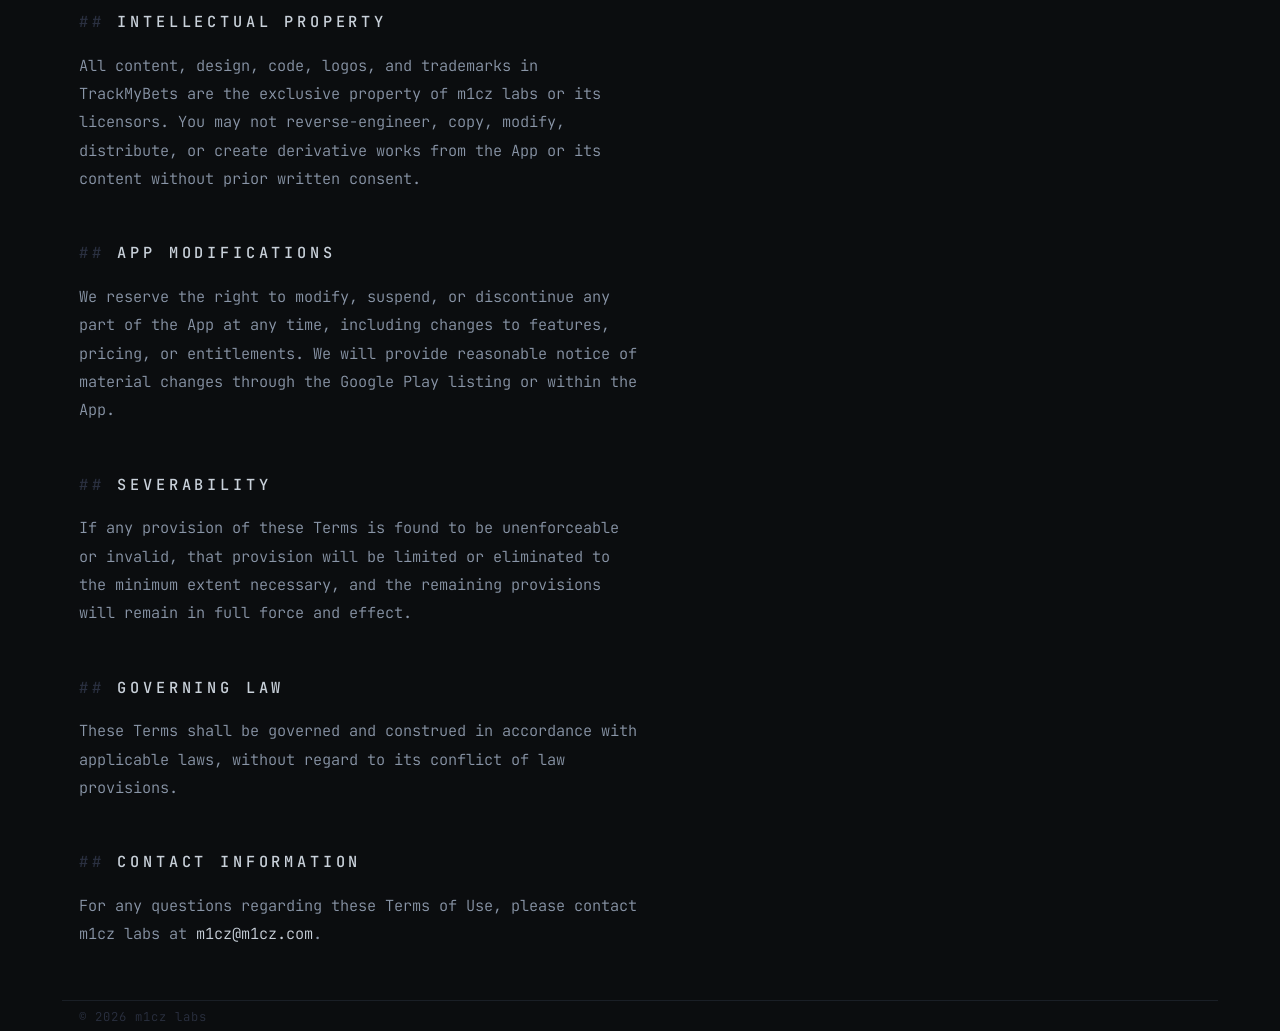
<file: trackmybets/terms-of-use.html>
<!doctype html>
<html lang="en">
    <head>
        <meta charset="utf-8" />
        <meta http-equiv="X-UA-Compatible" content="IE=edge" />
        <meta name="viewport" content="width=device-width, initial-scale=1" />
        <meta name="description" content="Terms of Use for TrackMyBets" />
        <meta name="author" content="m1cz labs" />

        <title>Terms of Use — TrackMyBets</title>

        <link rel="icon" href="/favicon.ico" />

        <link rel="stylesheet" href="../reset.css" />
        <link rel="stylesheet" href="../theme.css" />
        <script src="../components/site-header.js" defer></script>
        <script src="../components/site-footer.js" defer></script>
    </head>

    <body>
        <site-header title="trackmybets" back></site-header>

        <main class="container" role="main">
            <p class="meta">Effective Date: June 30, 2026</p>

            <section>
                <h2>Acceptance of Terms</h2>
                <p>
                    By downloading or using TrackMyBets ("the App"), you agree
                    to be bound by these Terms of Use. If you do not agree to
                    these terms, please do not use the App.
                </p>
            </section>

            <section>
                <h2>App Purpose and Non-Gambling Disclaimer</h2>
                <p>
                    TrackMyBets is strictly a financial tracking and analytics
                    utility.
                </p>
                <p>
                    <strong>No Real-Money Betting</strong>: The App does not
                    facilitate, host, or link to any real-money gambling, sports
                    betting, or prediction markets.
                </p>
                <p>
                    <strong>Financial Awareness</strong>: The App is designed
                    solely to help you track your spending behavior and gain
                    insights into your personal habits to encourage financial
                    awareness.
                </p>
            </section>

            <section>
                <h2>User Responsibilities and Data Backups</h2>
                <p>
                    Because TrackMyBets operates completely offline, you are
                    solely responsible for your data.
                </p>
                <p>
                    The developer cannot recover lost data, restore deleted
                    records, or migrate your data to a new device.
                </p>
                <p>
                    You are encouraged to routinely use the App's export feature
                    to back up your database to a secure location.
                </p>
            </section>

            <section>
                <h2>Limitation of Liability</h2>
                <p>
                    TrackMyBets is provided on an "as is" and "as available"
                    basis. The developer makes no warranties, expressed or
                    implied, regarding the accuracy, reliability, or completeness
                    of the App.
                </p>
                <p>
                    Under no circumstances shall the developer be held liable for
                    any financial losses, damages, or consequences resulting from
                    your real-world betting activities, nor for any loss of data
                    resulting from device failure, app uninstallation, or user
                    error.
                </p>
            </section>

            <section>
                <h2>Age and Legal Compliance</h2>
                <p>
                    By using TrackMyBets, you represent that you are of legal age
                    in your jurisdiction. You are solely responsible for ensuring
                    that your use of the App complies with all applicable laws
                    and regulations in your jurisdiction. The App is a personal
                    financial tracking tool and does not facilitate, promote, or
                    encourage any form of gambling or betting.
                </p>
            </section>

            <section>
                <h2>Intellectual Property</h2>
                <p>
                    All content, design, code, logos, and trademarks in
                    TrackMyBets are the exclusive property of m1cz labs or its
                    licensors. You may not reverse-engineer, copy, modify,
                    distribute, or create derivative works from the App or its
                    content without prior written consent.
                </p>
            </section>

            <section>
                <h2>App Modifications</h2>
                <p>
                    We reserve the right to modify, suspend, or discontinue any
                    part of the App at any time, including changes to features,
                    pricing, or entitlements. We will provide reasonable notice
                    of material changes through the Google Play listing or
                    within the App.
                </p>
            </section>

            <section>
                <h2>Severability</h2>
                <p>
                    If any provision of these Terms is found to be unenforceable
                    or invalid, that provision will be limited or eliminated to
                    the minimum extent necessary, and the remaining provisions
                    will remain in full force and effect.
                </p>
            </section>

            <section>
                <h2>Governing Law</h2>
                <p>
                    These Terms shall be governed and construed in accordance
                    with applicable laws, without regard to its conflict of law
                    provisions.
                </p>
            </section>

            <section>
                <h2>Contact Information</h2>
                <p>
                    For any questions regarding these Terms of Use, please
                    contact m1cz labs at
                    <a href="mailto:m1cz@m1cz.com">m1cz@m1cz.com</a>.
                </p>
            </section>
        </main>

        <site-footer></site-footer>
    </body>
</html>
</file>
<file: theme.css>
@import url("https://fonts.googleapis.com/css2?family=JetBrains+Mono:wght@300;400;500&display=swap");

/* ─── Palette ─────────────────────────────────────────────────────────────── */

:root {
    --bg: #0b0d0f;
    --bg-surface: #101316;
    --border: #1a1f26;
    --fg: #c9d1da;
    --fg-muted: #454d58;
    --fg-body: #8a96a8;
    --fg-dim: #2a3040;
    --accent: #3dd68c;
    --accent-faint: rgba(61, 214, 140, 0.07);
    --font-mono:
        "JetBrains Mono", "Fira Code", "Cascadia Code", ui-monospace,
        "Courier New", monospace;
    --max-width: 68rem;
}

/* ─── Container ───────────────────────────────────────────────────────────── */

.container {
    max-width: var(--max-width);
    margin: 1rem auto;
    padding: 0 1rem;
    width: 100%;
}

/* ─── Base overrides ──────────────────────────────────────────────────────── */

html {
    background-color: var(--bg);
    color: var(--fg);
    font-family: var(--font-mono);
    font-size: 17px;
    font-weight: 300;
}

body {
    line-height: 1.75;
}

::selection {
    background: var(--accent);
    color: var(--bg);
}

:focus-visible {
    outline: 1px solid var(--accent);
    outline-offset: 3px;
}

/* ─── Header ──────────────────────────────────────────────────────────────── */

/* Custom elements: transparent to layout so inner elements participate normally */
site-header,
site-footer {
    display: contents;
}

header {
    margin-top: 0;
    margin-bottom: 0;
    padding-top: 2.5rem;
    padding-bottom: 2.5rem;
    border-bottom: 1px solid var(--border);
}

header h1 {
    font-size: 1rem;
    font-weight: 500;
    letter-spacing: 0.18em;
    color: var(--accent);
    display: inline-flex;
    align-items: baseline;
    gap: 0.4ch;
}

/* terminal prompt prefix */
header h1::before {
    content: ">";
    color: var(--fg-muted);
    font-weight: 300;
}

/* blinking cursor */
header h1::after {
    content: "_";
    color: var(--accent);
    animation: blink 3s step-start infinite;
}

@keyframes blink {
    0%,
    100% {
        opacity: 1;
    }
    50% {
        opacity: 0;
    }
}

/* ─── Back nav (subpages) ─────────────────────────────────────────────────── */

.header-back {
    margin-bottom: 1rem;
}

.header-back a {
    font-size: 0.75rem;
    letter-spacing: 0.1em;
    color: var(--fg-muted);
    display: inline-flex;
    align-items: center;
    gap: 0.5ch;
    transition: color 0.15s ease;
}

.header-back a:hover {
    color: var(--accent);
    text-decoration: none;
}

/* ─── Main ────────────────────────────────────────────────────────────────── */

main {
    padding-top: 3.5rem;
    padding-bottom: 3.5rem;
}

/* ─── Typography ──────────────────────────────────────────────────────────── */

p {
    font-size: 0.9rem;
    line-height: 1.85;
    color: var(--fg-body);
    max-width: 62ch;
}

section p strong {
    font-weight: 500;
    color: var(--fg);
}

h2 {
    font-size: 0.9rem;
    font-weight: 500;
    letter-spacing: 0.25em;
    text-transform: uppercase;
    color: var(--fg);
    margin-bottom: 1.25rem;
}

h2::before {
    content: "##  ";
    color: var(--fg-dim);
}

h3 {
    font-size: 0.85rem;
    font-weight: 400;
    letter-spacing: 0.06em;
    color: var(--fg);
}

/* ─── Horizontal rule ─────────────────────────────────────────────────────── */

hr {
    border: none;
    border-top: 1px solid var(--border);
    margin: 1.0rem 0;
    max-width: 62ch;
}

/* ─── Sections ────────────────────────────────────────────────────────────── */

section {
    margin-top: 3.0rem;
    padding-top: 0;
}

section:first-of-type {
    margin-top: 1.0rem;
}

/* ─── Project list ───────────────────────────────────────────────────────── */

ul {
    list-style: none;
    margin-top: 1.5rem;
    display: flex;
    flex-direction: column;
    gap: 1.25rem;
    padding-left: 0;
}

ul li {
    display: flex;
    flex-direction: column;
    gap: 0.35rem;
}

ul li a {
    font-size: 0.95rem;
    font-weight: 500;
    color: var(--fg);
    letter-spacing: 0.04em;
    transition: color 0.15s ease;
}

ul li a::before {
    content: "→  ";
    color: var(--fg-dim);
    font-weight: 300;
    transition: color 0.15s ease;
}

ul li a:hover {
    color: var(--accent);
    text-decoration: none;
}

ul li a:hover::before {
    color: var(--accent);
}

ul li strong {
    font-size: 0.95rem;
    font-weight: 500;
    color: var(--fg);
    letter-spacing: 0.04em;
}

ul li strong::before {
    content: "→  ";
    color: var(--fg-dim);
    font-weight: 300;
}

ul li p {
    margin: 0;
    font-size: 0.82rem;
    padding-left: 2ch;
}

/* ─── Links ───────────────────────────────────────────────────────────────── */

a {
    color: var(--fg);
    text-underline-offset: 3px;
    transition: color 0.15s ease;
}

a:hover {
    color: var(--accent);
    text-decoration: underline;
    text-decoration-color: var(--accent);
}

/* ─── Code ────────────────────────────────────────────────────────────────── */

code,
pre {
    font-family: var(--font-mono);
    font-size: 0.85em;
    background: var(--bg-surface);
    border: 1px solid var(--border);
    border-radius: 2px;
}

code {
    padding: 0.1em 0.4em;
    color: var(--accent);
}

pre {
    padding: 1.25rem;
    overflow-x: auto;
    line-height: 1.65;
}

pre code {
    background: none;
    border: none;
    padding: 0;
}

/* ─── Footer ──────────────────────────────────────────────────────────────── */

footer {
    margin-top: auto;
    border-top: 1px solid var(--border);
    padding-top: 1.5rem;
    padding-bottom: 1.5rem;
}

footer small {
    font-size: 0.72rem;
    letter-spacing: 0.08em;
    color: var(--fg-dim);
}

/* ─── Meta text (effective dates, etc.) ───────────────────────────────────── */

.meta {
    font-size: 0.78rem;
    color: var(--fg-muted);
    margin-bottom: 1rem;
}

/* ─── Scrollbar (Webkit) ──────────────────────────────────────────────────── */

::-webkit-scrollbar {
    width: 6px;
    height: 6px;
}
::-webkit-scrollbar-track {
    background: var(--bg);
}
::-webkit-scrollbar-thumb {
    background: var(--border);
    border-radius: 3px;
}
::-webkit-scrollbar-thumb:hover {
    background: var(--fg-muted);
}
</file>
